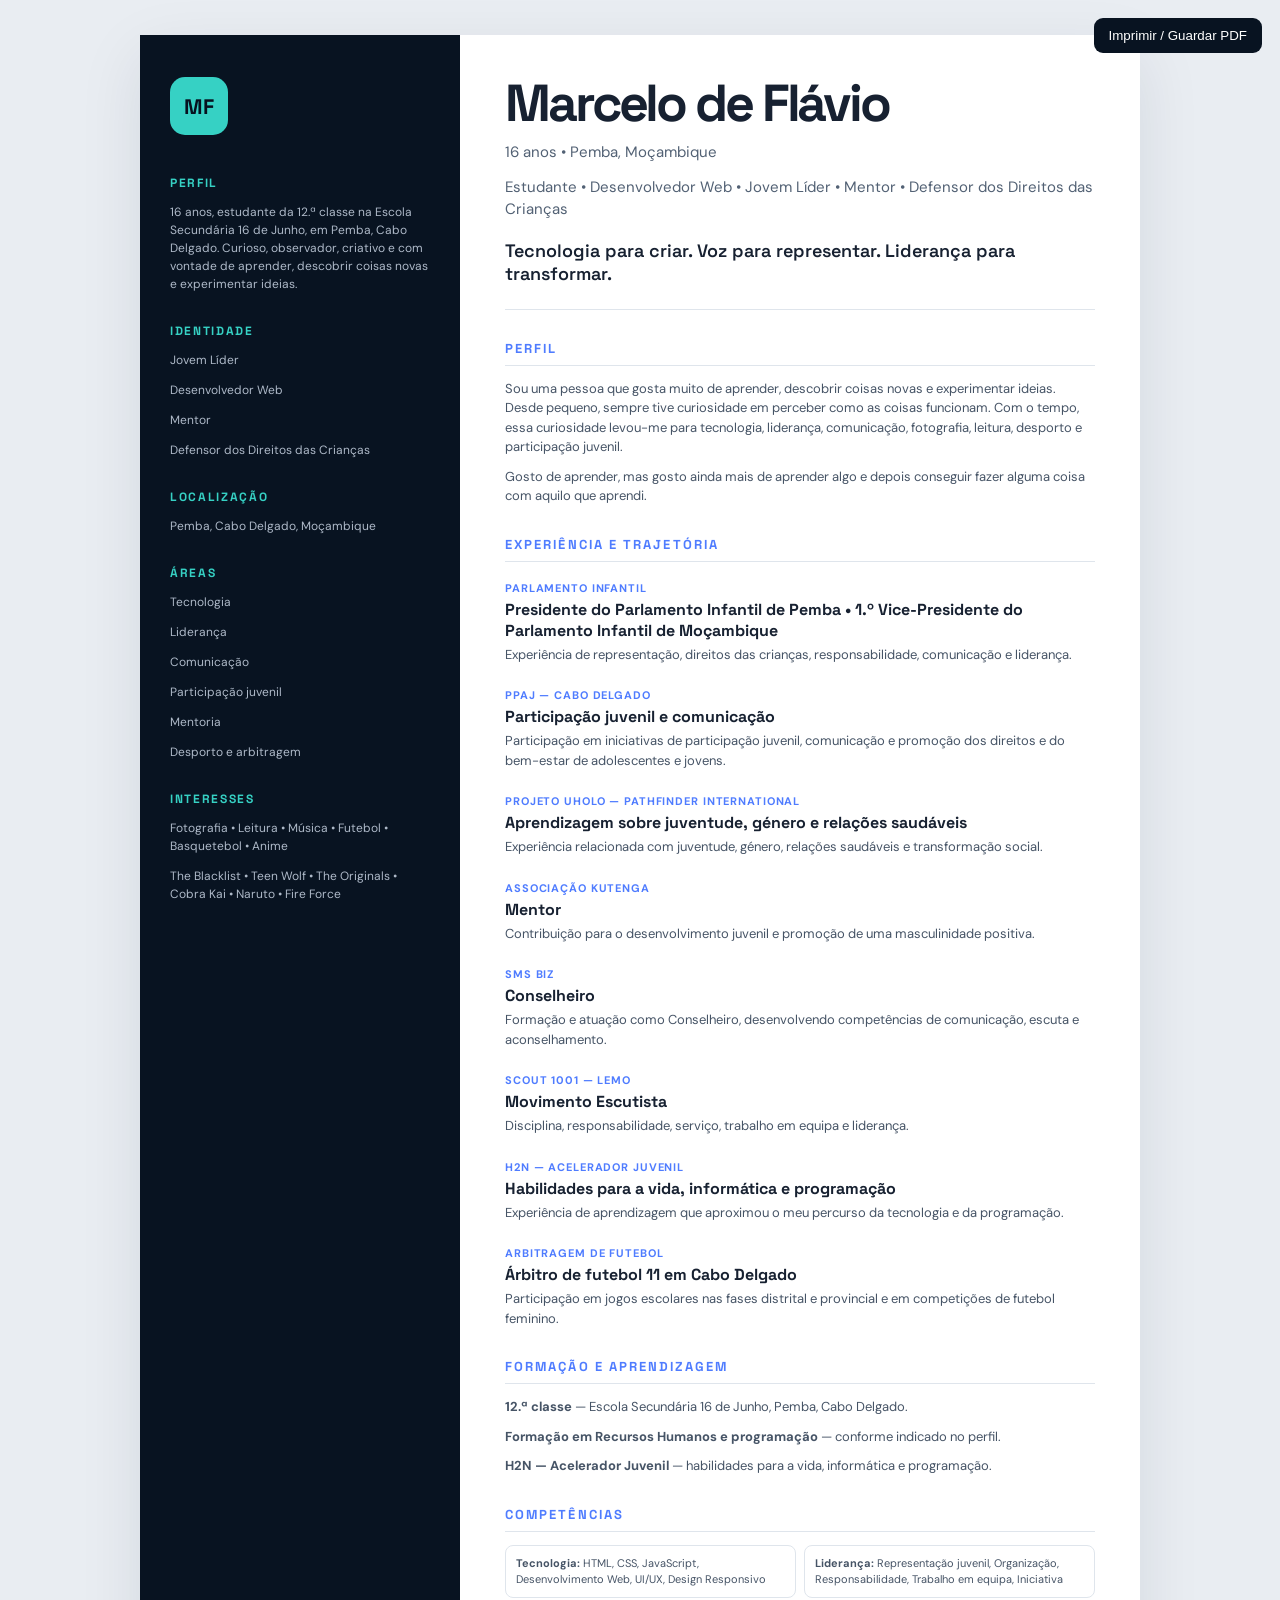
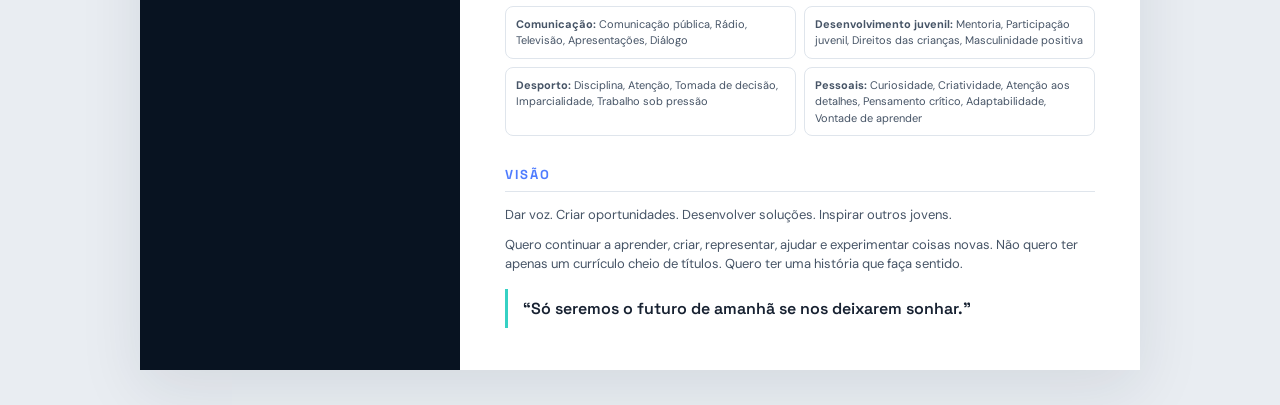
<file: cv.html>
<!DOCTYPE html>
<html lang="pt">
<head>
<meta charset="UTF-8">
<meta name="viewport" content="width=device-width,initial-scale=1.0">
<title>CV | Marcelo de Flávio</title>
<style>
@import url('https://fonts.googleapis.com/css2?family=DM+Sans:wght@400;500;600;700&family=Space+Grotesk:wght@500;600;700&display=swap');
*{box-sizing:border-box}body{margin:0;background:#e9edf2;color:#172131;font-family:"DM Sans",sans-serif;line-height:1.5}.cv{max-width:1000px;margin:35px auto;background:#fff;min-height:1400px;box-shadow:0 20px 60px #14203318;display:grid;grid-template-columns:32% 68%}.side{background:#081321;color:#eef5fb;padding:42px 30px}.main{padding:42px 45px}.mark{width:58px;height:58px;border-radius:15px;background:#36d1c4;color:#07111f;display:grid;place-items:center;font:700 21px "Space Grotesk";margin-bottom:40px}.side h3{font:700 12px "Space Grotesk";letter-spacing:.14em;text-transform:uppercase;color:#36d1c4;margin:30px 0 10px}.side p,.side li{font-size:12px;color:#aeb9c8}.side ul{padding-left:17px;margin-top:8px}.main header{border-bottom:1px solid #dfe5ec;padding-bottom:24px}.main h1{font:700 52px/1 "Space Grotesk";letter-spacing:-.06em;margin:0}.main .headline{font-size:15px;color:#526174;margin:12px 0 0}.tagline{font:600 18px "Space Grotesk";margin:18px 0 0}.section{margin-top:30px}.section h2{font:700 13px "Space Grotesk";letter-spacing:.16em;text-transform:uppercase;color:#4f7cff;border-bottom:1px solid #dfe5ec;padding-bottom:8px;margin-bottom:13px}.section p{font-size:13px;color:#465466;margin:0 0 10px}.item{margin-bottom:18px}.item h3{font:700 16px "Space Grotesk";margin:0 0 4px}.item .label{font-size:11px;color:#4f7cff;font-weight:700;text-transform:uppercase;letter-spacing:.08em}.skills{display:grid;grid-template-columns:1fr 1fr;gap:8px}.skill{border:1px solid #dfe5ec;padding:9px 10px;border-radius:8px;font-size:11px;color:#465466}.quote{border-left:3px solid #36d1c4;padding:9px 15px;font:600 16px "Space Grotesk";color:#172131;margin-top:15px}.print{position:fixed;top:18px;right:18px;border:0;background:#081321;color:#fff;padding:10px 15px;border-radius:9px;cursor:pointer}@media print{body{background:#fff}.cv{margin:0;box-shadow:none;max-width:none}.print{display:none}}@media(max-width:760px){.cv{grid-template-columns:1fr;margin:0}.side{padding:30px}.main{padding:30px}.main h1{font-size:42px}.skills{grid-template-columns:1fr}}
</style>
</head>
<body>
<button class="print" onclick="window.print()">Imprimir / Guardar PDF</button>
<div class="cv">
<aside class="side">
<div class="mark">MF</div>
<h3>Perfil</h3>
<p>16 anos, estudante da 12.ª classe na Escola Secundária 16 de Junho, em Pemba, Cabo Delgado. Curioso, observador, criativo e com vontade de aprender, descobrir coisas novas e experimentar ideias.</p>

<h3>Identidade</h3>
<p>Jovem Líder</p><p>Desenvolvedor Web</p><p>Mentor</p><p>Defensor dos Direitos das Crianças</p>

<h3>Localização</h3>
<p>Pemba, Cabo Delgado, Moçambique</p>

<h3>Áreas</h3>
<p>Tecnologia</p><p>Liderança</p><p>Comunicação</p><p>Participação juvenil</p><p>Mentoria</p><p>Desporto e arbitragem</p>

<h3>Interesses</h3>
<p>Fotografia • Leitura • Música • Futebol • Basquetebol • Anime</p>
<p>The Blacklist • Teen Wolf • The Originals • Cobra Kai • Naruto • Fire Force</p>
</aside>

<main class="main">
<header>
<h1>Marcelo de Flávio</h1>
<p class="headline">16 anos • Pemba, Moçambique</p>
<p class="headline">Estudante • Desenvolvedor Web • Jovem Líder • Mentor • Defensor dos Direitos das Crianças</p>
<p class="tagline">Tecnologia para criar. Voz para representar. Liderança para transformar.</p>
</header>

<section class="section">
<h2>Perfil</h2>
<p>Sou uma pessoa que gosta muito de aprender, descobrir coisas novas e experimentar ideias. Desde pequeno, sempre tive curiosidade em perceber como as coisas funcionam. Com o tempo, essa curiosidade levou-me para tecnologia, liderança, comunicação, fotografia, leitura, desporto e participação juvenil.</p>
<p>Gosto de aprender, mas gosto ainda mais de aprender algo e depois conseguir fazer alguma coisa com aquilo que aprendi.</p>
</section>

<section class="section">
<h2>Experiência e trajetória</h2>
<div class="item"><span class="label">Parlamento Infantil</span><h3>Presidente do Parlamento Infantil de Pemba • 1.º Vice-Presidente do Parlamento Infantil de Moçambique</h3><p>Experiência de representação, direitos das crianças, responsabilidade, comunicação e liderança.</p></div>
<div class="item"><span class="label">PPAJ — Cabo Delgado</span><h3>Participação juvenil e comunicação</h3><p>Participação em iniciativas de participação juvenil, comunicação e promoção dos direitos e do bem-estar de adolescentes e jovens.</p></div>
<div class="item"><span class="label">Projeto UHOLO — Pathfinder International</span><h3>Aprendizagem sobre juventude, género e relações saudáveis</h3><p>Experiência relacionada com juventude, género, relações saudáveis e transformação social.</p></div>
<div class="item"><span class="label">Associação Kutenga</span><h3>Mentor</h3><p>Contribuição para o desenvolvimento juvenil e promoção de uma masculinidade positiva.</p></div>
<div class="item"><span class="label">SMS Biz</span><h3>Conselheiro</h3><p>Formação e atuação como Conselheiro, desenvolvendo competências de comunicação, escuta e aconselhamento.</p></div>
<div class="item"><span class="label">Scout 1001 — LEMO</span><h3>Movimento Escutista</h3><p>Disciplina, responsabilidade, serviço, trabalho em equipa e liderança.</p></div>
<div class="item"><span class="label">H2N — Acelerador Juvenil</span><h3>Habilidades para a vida, informática e programação</h3><p>Experiência de aprendizagem que aproximou o meu percurso da tecnologia e da programação.</p></div>
<div class="item"><span class="label">Arbitragem de Futebol</span><h3>Árbitro de futebol 11 em Cabo Delgado</h3><p>Participação em jogos escolares nas fases distrital e provincial e em competições de futebol feminino.</p></div>
</section>

<section class="section">
<h2>Formação e aprendizagem</h2>
<p><strong>12.ª classe</strong> — Escola Secundária 16 de Junho, Pemba, Cabo Delgado.</p>
<p><strong>Formação em Recursos Humanos e programação</strong> — conforme indicado no perfil.</p>
<p><strong>H2N — Acelerador Juvenil</strong> — habilidades para a vida, informática e programação.</p>
</section>

<section class="section">
<h2>Competências</h2>
<div class="skills">
<div class="skill"><strong>Tecnologia:</strong> HTML, CSS, JavaScript, Desenvolvimento Web, UI/UX, Design Responsivo</div>
<div class="skill"><strong>Liderança:</strong> Representação juvenil, Organização, Responsabilidade, Trabalho em equipa, Iniciativa</div>
<div class="skill"><strong>Comunicação:</strong> Comunicação pública, Rádio, Televisão, Apresentações, Diálogo</div>
<div class="skill"><strong>Desenvolvimento juvenil:</strong> Mentoria, Participação juvenil, Direitos das crianças, Masculinidade positiva</div>
<div class="skill"><strong>Desporto:</strong> Disciplina, Atenção, Tomada de decisão, Imparcialidade, Trabalho sob pressão</div>
<div class="skill"><strong>Pessoais:</strong> Curiosidade, Criatividade, Atenção aos detalhes, Pensamento crítico, Adaptabilidade, Vontade de aprender</div>
</div>
</section>

<section class="section">
<h2>Visão</h2>
<p>Dar voz. Criar oportunidades. Desenvolver soluções. Inspirar outros jovens.</p>
<p>Quero continuar a aprender, criar, representar, ajudar e experimentar coisas novas. Não quero ter apenas um currículo cheio de títulos. Quero ter uma história que faça sentido.</p>
<div class="quote">“Só seremos o futuro de amanhã se nos deixarem sonhar.”</div>
</section>
</main>
</div>
</body>
</html>
</file>
